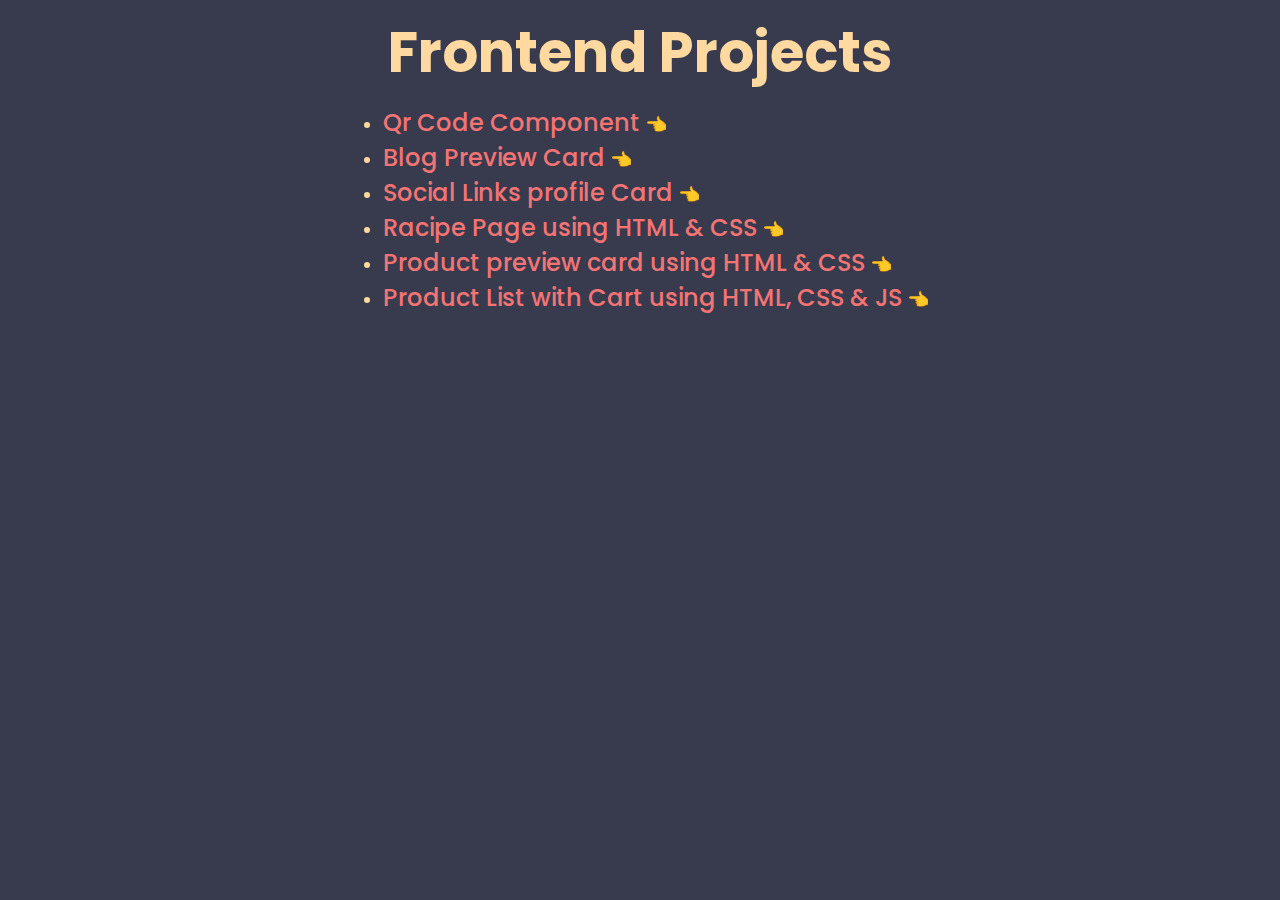
<file: index.html>
<!DOCTYPE html>
<html lang="en">
  <head>
    <meta charset="UTF-8" />
    <meta name="viewport" content="width=device-width, initial-scale=1.0" />
    <title>All projects</title>
    <link rel="stylesheet" href="style.css" />
    <link rel="preconnect" href="https://fonts.googleapis.com" />
    <link rel="preconnect" href="https://fonts.gstatic.com" crossorigin />
    <link
      href="https://fonts.googleapis.com/css2?family=Poppins:ital,wght@0,100;0,200;0,300;0,400;0,500;0,600;0,700;0,800;0,900;1,100;1,200;1,300;1,400;1,500;1,600;1,700;1,800;1,900&display=swap"
      rel="stylesheet"
    />
  </head>
  <body>
    <h1>Frontend Projects</h1>
    <div class="container">
      <ul>
        <li>
          <a href="./qr-code-component-main/index.html">Qr Code Component</a> 👈
        </li>
        <li>
          <a href="./blog-preview-card-main/index.html">Blog Preview Card</a> 👈
        </li>
        <li>
          <a href="./social-links-profile-main/index.html"
            >Social Links profile Card</a
          >
          👈
        </li>
        <li>
          <a href="./recipe-page-main/index.html"
            >Racipe Page using HTML & CSS</a
          >
          👈
        </li>
        <li>
          <a href="./product-preview-card-component-main/index.html"
            >Product preview card using HTML & CSS</a
          >
          👈
        </li>
        <li>
          <a href="./product-list-with-cart-main/index.html"
            >Product List with Cart using HTML, CSS & JS</a
          >
          👈
        </li>
      </ul>
    </div>
  </body>
</html>
</file>
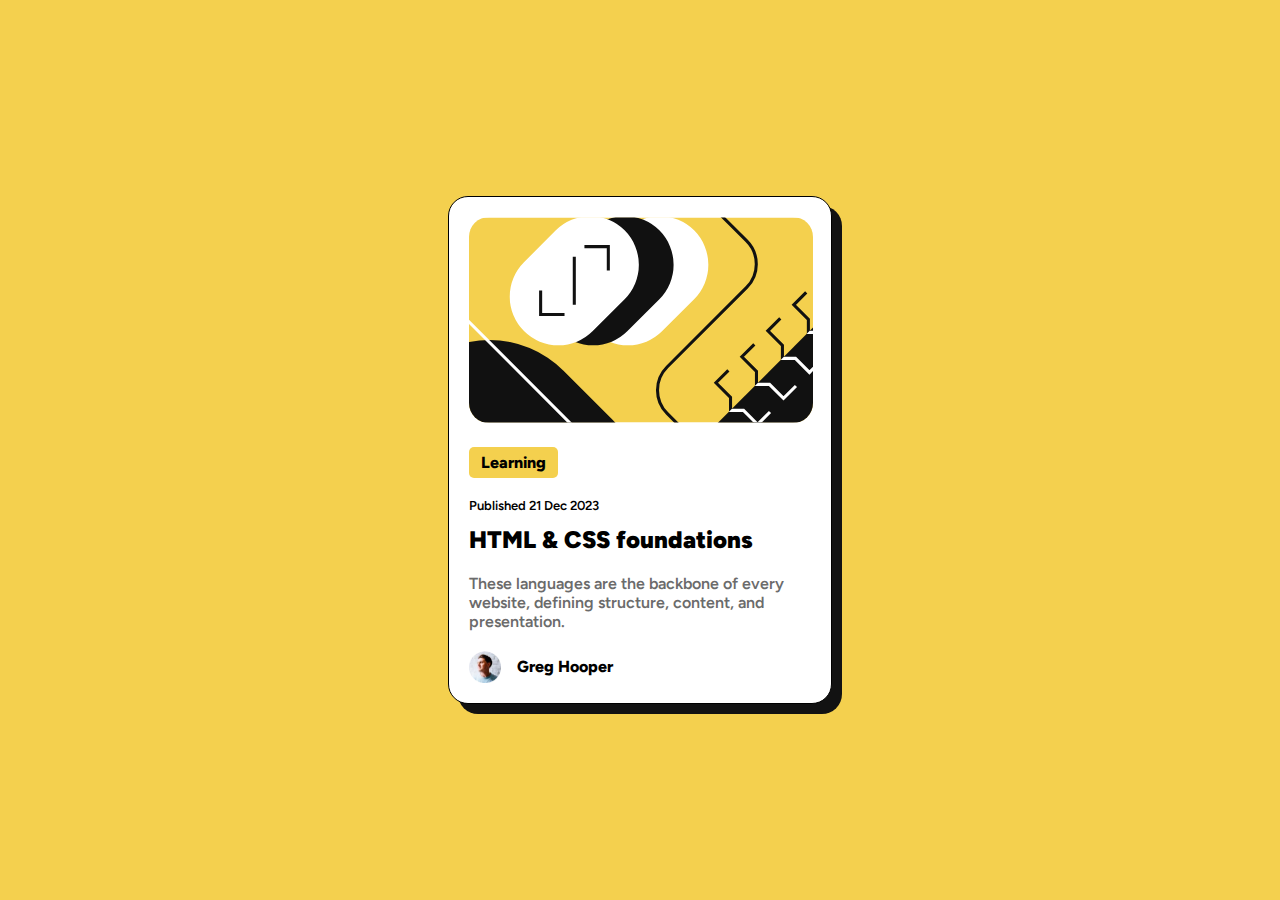
<file: blog-preview-card-main/index.html>
<!DOCTYPE html>
<html lang="en">
<head>
  <meta charset="UTF-8">
  <meta name="viewport" content="width=device-width, initial-scale=1.0">
  <link rel="icon" type="image/png" sizes="32x32" href="./assets/images/favicon-32x32.png">
  <title>Frontend Mentor | Blog preview card</title>
  <link rel="preconnect" href="https://fonts.googleapis.com">
<link rel="preconnect" href="https://fonts.gstatic.com" crossorigin>
<link href="https://fonts.googleapis.com/css2?family=Figtree:ital,wght@0,300..900;1,300..900&display=swap" rel="stylesheet">
  <link rel="stylesheet" href="style.css">
</head>
<body>

  <main>
    <img id="header" src="./assets/images/illustration-article.svg" alt="illustration">
    <p class="topic">Learning</p>
    <p class="date">Published 21 Dec 2023</p>
    <h1>HTML & CSS foundations</h1>
    <p class="details"> These languages are the backbone of every website, defining structure, content, and presentation.</p>
    <span><img src="./assets/images/image-avatar.webp" alt="profile-photo">Greg Hooper</span>
  </main>

</body>
</html>
</file>
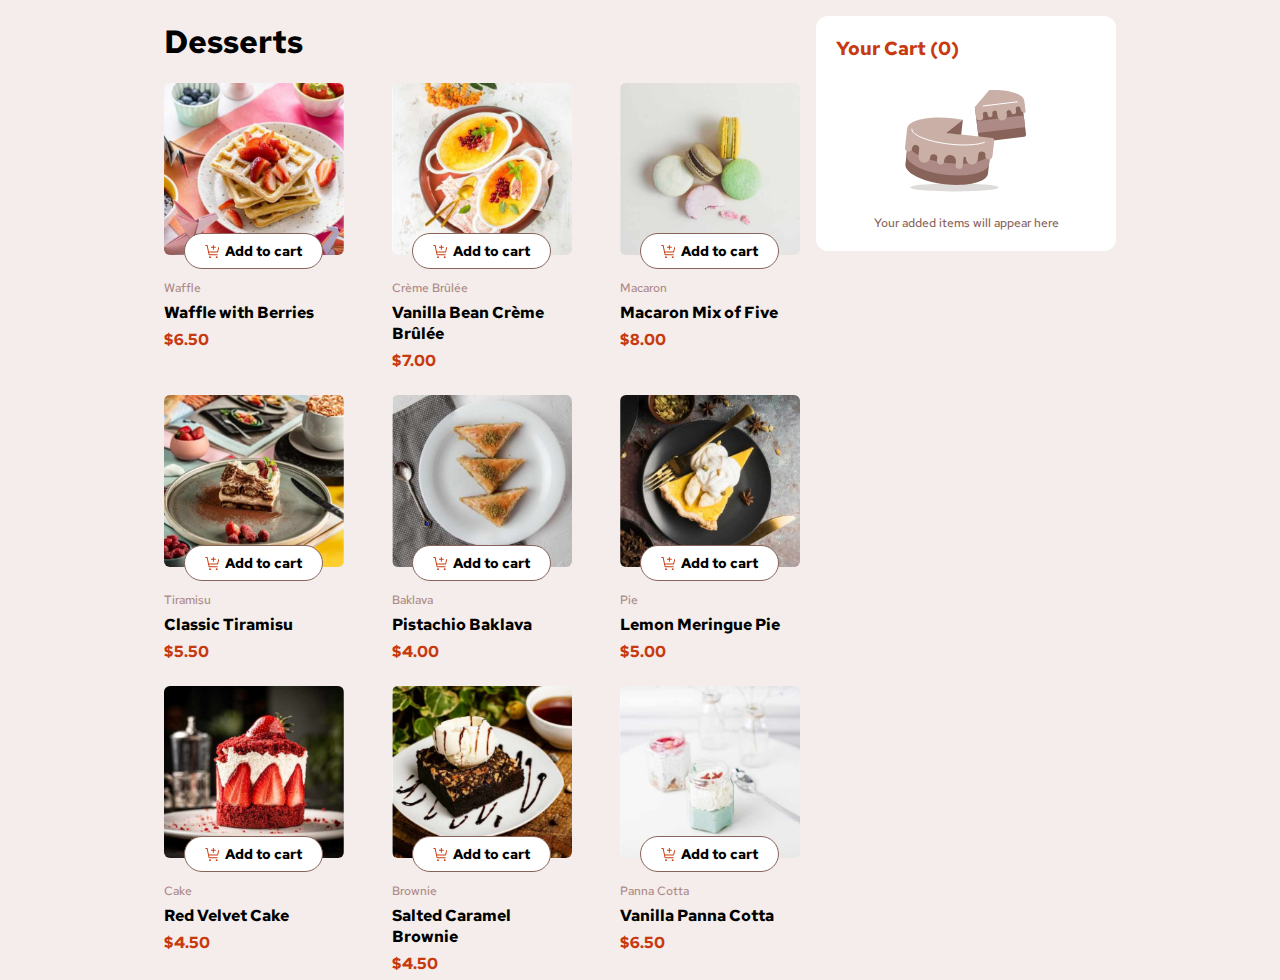
<file: product-list-with-cart-main/index.html>
<!DOCTYPE html>
<html lang="en">
  <head>
    <meta charset="UTF-8" />
    <meta name="viewport" content="width=device-width, initial-scale=1.0" />
    <link
      rel="icon"
      type="image/png"
      sizes="32x32"
      href="./assets/images/favicon-32x32.png"
    />
    <link rel="preconnect" href="https://fonts.googleapis.com" />
    <link rel="preconnect" href="https://fonts.gstatic.com" crossorigin />
    <link
      href="https://fonts.googleapis.com/css2?family=Red+Hat+Text:ital,wght@0,300..700;1,300..700&display=swap"
      rel="stylesheet"
    />
    <title>Frontend Mentor | Product list with cart</title>
    <link rel="stylesheet" href="style.css" />
    <script src="script.js" defer></script>
  </head>
  <body>
    <main class="container">
      <div class="catalog">
        <div class="heading">
          <h1 class="heading-text">Desserts</h1>
          <span class="cart-icon show-cart">
            <img src="./assets/images/icon-add-to-cart.svg" alt="cart" />
            <p class="uniq-count"></p>
          </span>
        </div>
        <section class="items"></section>
      </div>

      <div class="cart-container">
        <div class="cart">
          <div class="heading">
            <h3>Your Cart (<span>0</span>)</h3>
            <span class="cancel-btn show-btn"
              ><img
                src="./assets/images/icon-increment-quantity.svg"
                alt="quit button"
            /></span>
          </div>
          <section class="item-list">
            <img
              class="empty"
              src="./assets/images/illustration-empty-cart.svg"
              alt="empty cart"
            />
            <p class="message">Your added items will appear here</p>
          </section>
          <div class="order-total">
            <span>Order Total</span>
            <span class="total-price">$5.50</span>
          </div>

          <div class="carbon">
            <img
              src="./assets/images/icon-carbon-neutral.svg"
              alt="carbon nutral"
            />
            <p>This is a <b>carbon-neutral</b> delivery</p>
          </div>
          <div class="button order-btn">Confirm Order</div>
        </div>
      </div>
    </main>
  </body>
</html>
</file>
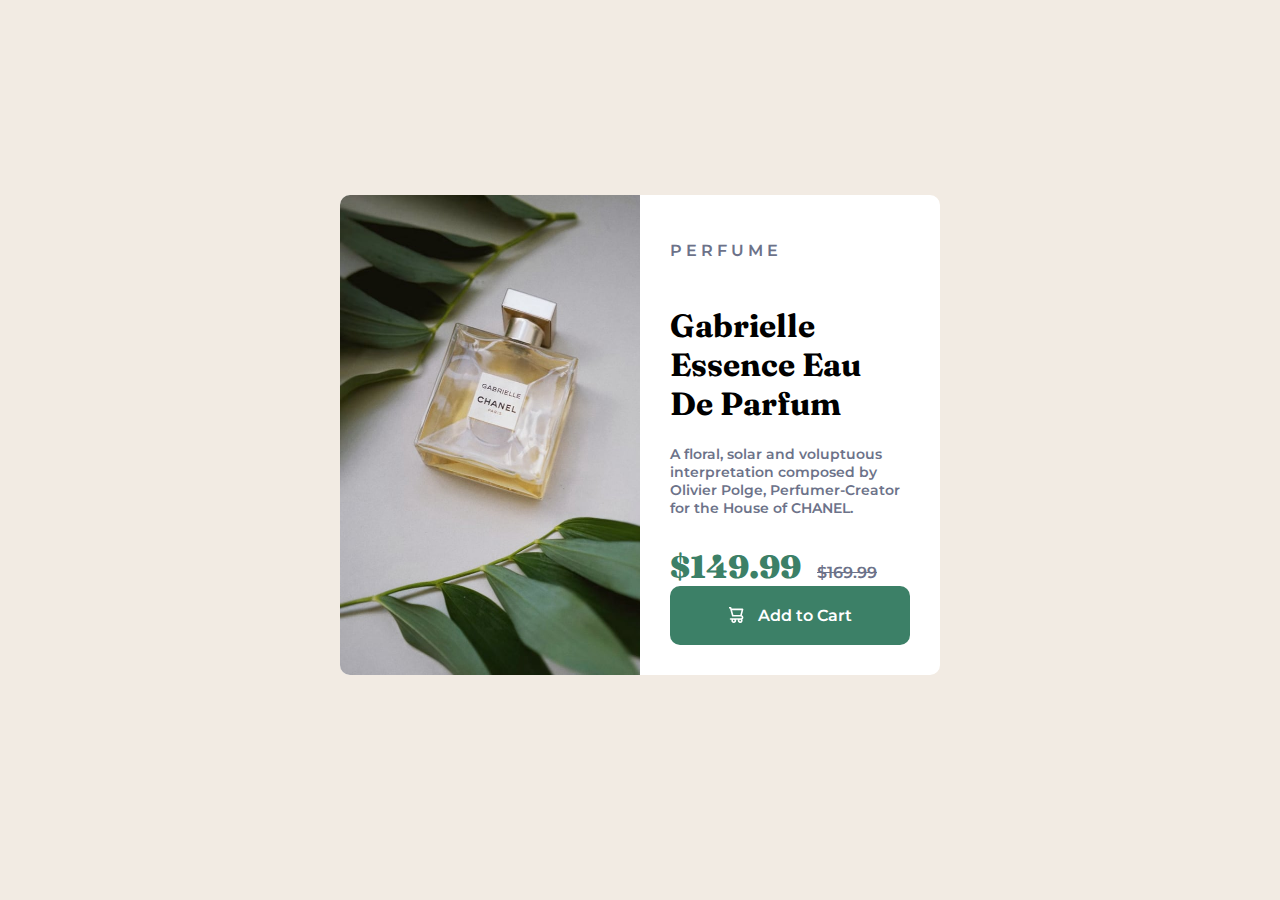
<file: product-preview-card-component-main/index.html>
<!DOCTYPE html>
<html lang="en">
  <head>
    <meta charset="UTF-8" />
    <meta name="viewport" content="width=device-width, initial-scale=1.0" />
    <link rel="preconnect" href="https://fonts.googleapis.com" />
    <link rel="preconnect" href="https://fonts.gstatic.com" crossorigin />
    <link
      href="https://fonts.googleapis.com/css2?family=Fraunces:ital,opsz,wght@0,9..144,100..900;1,9..144,100..900&display=swap"
      rel="stylesheet"
    />
    <link rel="preconnect" href="https://fonts.googleapis.com" />
    <link rel="preconnect" href="https://fonts.gstatic.com" crossorigin />
    <link
      href="https://fonts.googleapis.com/css2?family=Fraunces:ital,opsz,wght@0,9..144,100..900;1,9..144,100..900&family=Montserrat:ital,wght@0,100..900;1,100..900&display=swap"
      rel="stylesheet"
    />
    <link
      rel="icon"
      type="image/png"
      sizes="32x32"
      href="./images/favicon-32x32.png"
    />
    <link rel="stylesheet" href="style.css">

    <title>Frontend Mentor | Product preview card component</title>
  </head>
  <body>
    <div class="container">
      <div class="card">
        <img class="desktop" src="./images/image-product-desktop.jpg" alt="product image">
        <img class="mobile" src="./images/image-product-mobile.jpg" alt="product image">
      <div class="details">
        <p class="product">P E R F U M E</p>
        <h1 class="product-name">Gabrielle Essence Eau De Parfum</h1>
        <p class="description">
          A floral, solar and voluptuous interpretation composed by Olivier
          Polge, Perfumer-Creator for the House of CHANEL.
        </p>
        <span class="disc">$149.99</span> <span class="orig">$169.99</span>
        <div class="btn">
          <img src="./images/icon-cart.svg" alt="cart icon">
          <a href="#">Add to Cart</a></div>
      </div>
    </div>
    </div>
  </body>
</html>
</file>
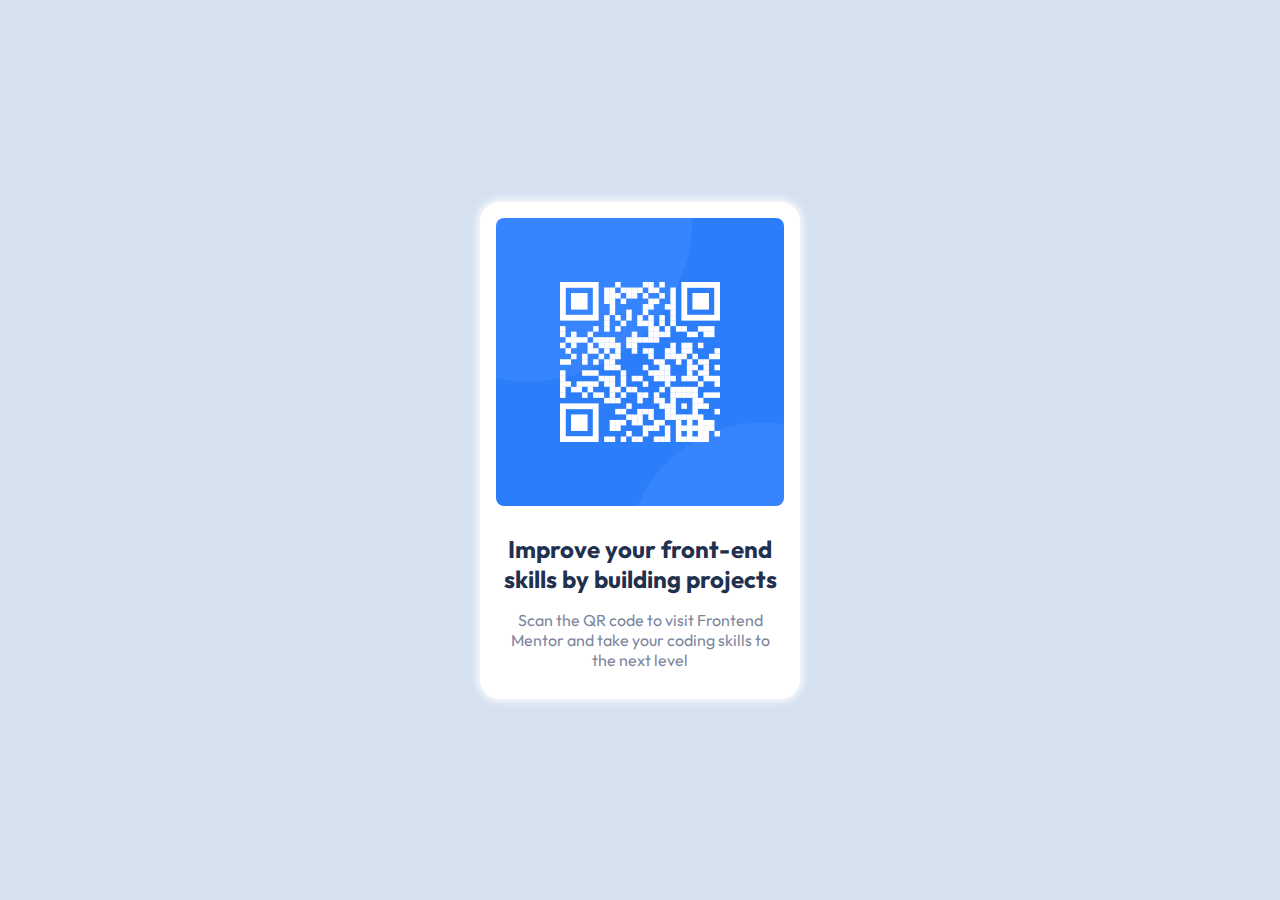
<file: qr-code-component-main/index.html>
<!DOCTYPE html>
<html lang="en">
<head>
  <meta charset="UTF-8">
  <meta name="viewport" content="width=device-width, initial-scale=1.0"> <!-- displays site properly based on user's device -->

  <link rel="icon" type="image/png" sizes="32x32" href="./images/favicon-32x32.png">
  
  <title>Frontend Mentor | QR code component</title>
  <link rel="preconnect" href="https://fonts.googleapis.com">
  <link rel="preconnect" href="https://fonts.gstatic.com" crossorigin>
  <link href="https://fonts.googleapis.com/css2?family=Outfit:wght@100..900&display=swap" rel="stylesheet">
  <link rel="stylesheet" href="style.css">
  <!-- Feel free to remove these styles or customise in your own stylesheet 👍 -->
  <style>
    .attribution { font-size: 11px; text-align: center; }
    .attribution a { color: hsl(228, 45%, 44%); }
  </style>
</head>
<body>

  <div class="container">
    <img src="./images/image-qr-code.png" alt="QR Code" class="qrcode">
    <p class="heading">Improve your front-end skills by building projects</p>
    <p class="sub-heading">Scan the QR code to visit Frontend Mentor and take your coding skills to the next level</p>
  </div>

  </div>
</body>
</html>
</file>
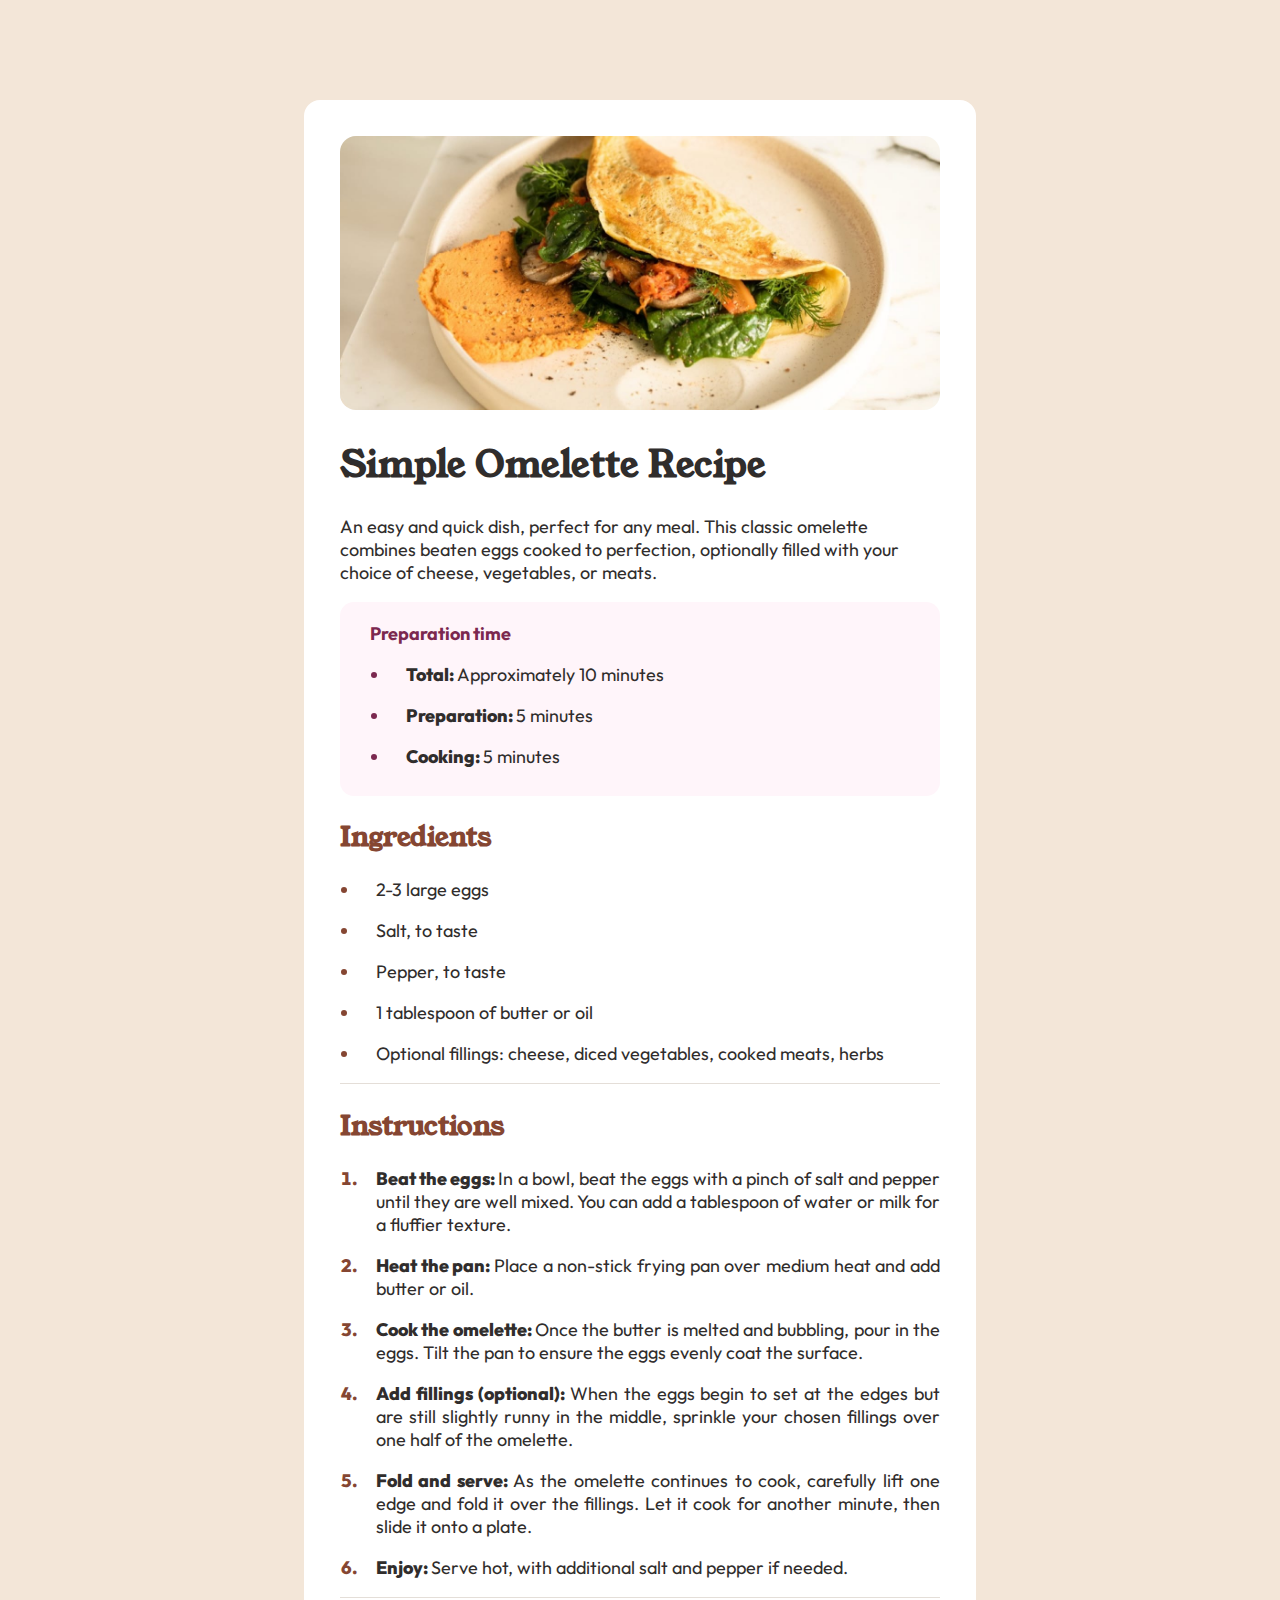
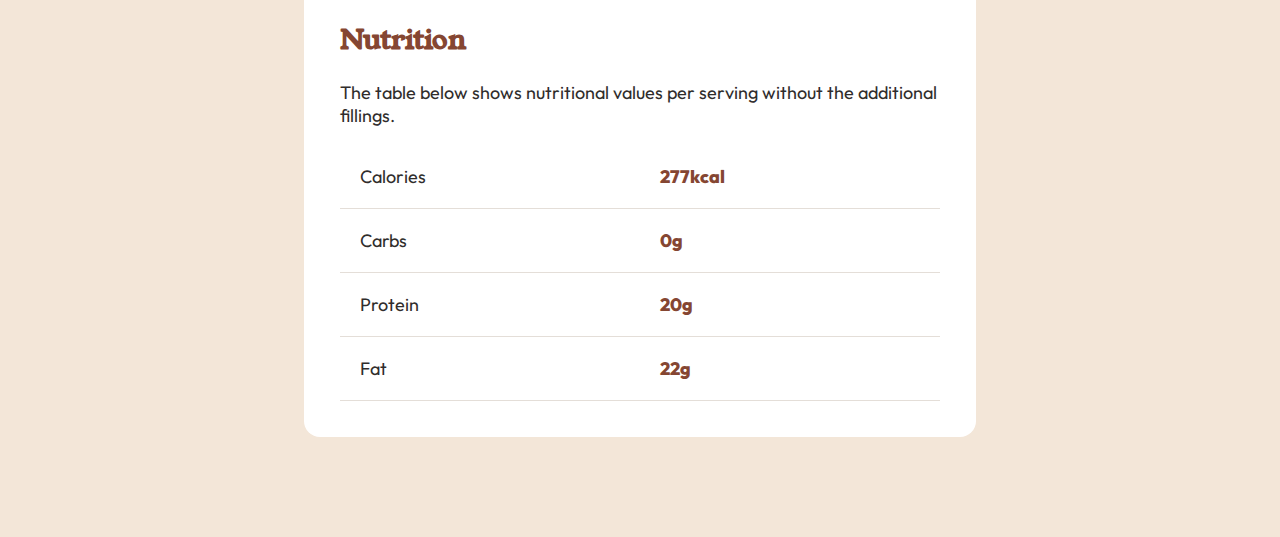
<file: recipe-page-main/index.html>
<!DOCTYPE html>
<html lang="en">
  <head>
    <meta charset="UTF-8" />
    <meta name="viewport" content="width=device-width, initial-scale=1.0" />
    <link
      rel="icon"
      type="image/png"
      sizes="32x32"
      href="./assets/images/favicon-32x32.png"
    />
    <link rel="preconnect" href="https://fonts.googleapis.com" />
    <link rel="preconnect" href="https://fonts.gstatic.com" crossorigin />
    <link
      href="https://fonts.googleapis.com/css2?family=Outfit:wght@100..900&family=Young+Serif&display=swap"
      rel="stylesheet"
    />
    <title>Frontend Mentor | Recipe page</title>
    <link rel="stylesheet" href="style.css" />
  </head>
  <body>
    <main>
      <div class="container">
        <img
          src="./assets/images/image-omelette.jpeg"
          alt="heading image"
          class="heading-img"
        />
        <h1>Simple Omelette Recipe</h1>
        <p id="description">
          An easy and quick dish, perfect for any meal. This classic omelette
          combines beaten eggs cooked to perfection, optionally filled with your
          choice of cheese, vegetables, or meats.
        </p>
        <section class="preptime">
          <p class="head">Preparation time</p>
          <ul>
            <li>
              <p>Total: <span>Approximately 10 minutes</span></p>
            </li>
            <li>
              <p>Preparation: <span>5 minutes</span></p>
            </li>
            <li>
              <p>Cooking: <span>5 minutes</span></p>
            </li>
          </ul>
        </section>
        <section class="ingred">
          <h2 class="heading">Ingredients</h2>
          <ul>
            <li><p>2-3 large eggs</p></li>
            <li><p>Salt, to taste</p></li>
            <li><p>Pepper, to taste</p></li>
            <li><p>1 tablespoon of butter or oil</p></li>
            <li>
              <p>
                Optional fillings: cheese, diced vegetables, cooked meats, herbs
              </p>
            </li>
          </ul>
        </section>
        <section class="instruct">
          <h2 class="heading">Instructions</h2>
          <ol>
            <li>
              <p>
                Beat the eggs:
                <span
                  >In a bowl, beat the eggs with a pinch of salt and pepper
                  until they are well mixed. You can add a tablespoon of water
                  or milk for a fluffier texture.</span
                >
              </p>
            </li>
            <li>
              <p>
                Heat the pan:
                <span
                  >Place a non-stick frying pan over medium heat and add butter
                  or oil.</span
                >
              </p>
            </li>
            <li>
              <p>
                Cook the omelette:
                <span
                  >Once the butter is melted and bubbling, pour in the eggs.
                  Tilt the pan to ensure the eggs evenly coat the surface.</span
                >
              </p>
            </li>
            <li>
              <p>
                Add fillings (optional):
                <span>
                  When the eggs begin to set at the edges but are still slightly
                  runny in the middle, sprinkle your chosen fillings over one
                  half of the omelette.</span
                >
              </p>
            </li>
            <li>
              <p>
                Fold and serve:
                <span
                  >As the omelette continues to cook, carefully lift one edge
                  and fold it over the fillings. Let it cook for another minute,
                  then slide it onto a plate.</span
                >
              </p>
            </li>
            <li>
              <p>
                Enjoy:
                <span
                  >Serve hot, with additional salt and pepper if needed.</span
                >
              </p>
            </li>
          </ol>
        </section>

        <section class="nutri">
          <h2 class="heading">Nutrition</h2>
          <p class="text">
            The table below shows nutritional values per serving without the
            additional fillings.
          </p>
          <div class="table">
            <div><span>Calories</span><span class="value">277kcal</span></div>
            <div><span>Carbs</span><span class="value">0g</span></div>
            <div><span>Protein</span><span class="value">20g</span></div>
            <div><span>Fat</span><span class="value">22g</span></div>
          </div>
        </section>
      </div>
    </main>
  </body>
</html>
</file>
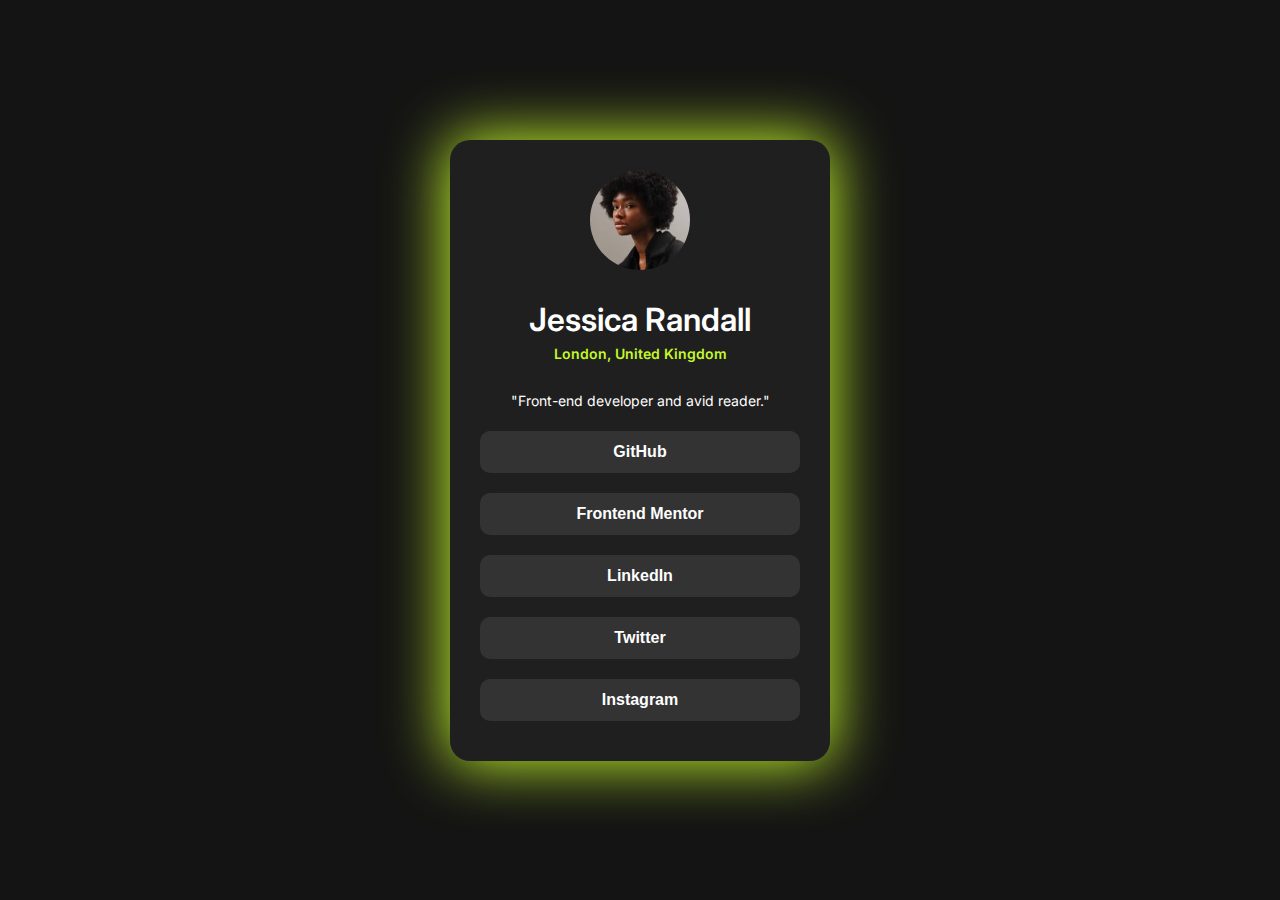
<file: social-links-profile-main/index.html>
<!DOCTYPE html>
<html lang="en">
<head>
  <meta charset="UTF-8">
  <meta name="viewport" content="width=device-width, initial-scale=1.0">
  <link rel="preconnect" href="https://fonts.googleapis.com">
<link rel="preconnect" href="https://fonts.gstatic.com" crossorigin>
<link href="https://fonts.googleapis.com/css2?family=Inter:wght@100..900&display=swap" rel="stylesheet">
  <link rel="icon" type="image/png" sizes="32x32" href="./assets/images/favicon-32x32.png">
  <title>Frontend Mentor | Social links profile</title>
  <link rel="stylesheet" href="style.css">
</head>
<body>

    <main class="card">
      <img src="./assets/images/avatar-jessica.jpeg" alt="profile-photo">
      <p class="name">Jessica Randall</p>
      <p class="location">London, United Kingdom</p>
      <p class="bio">"Front-end developer and avid reader."</p>
      <button>GitHub</button>
      <button>Frontend Mentor</button>
      <button>LinkedIn</button>
      <button>Twitter</button>
      <button>Instagram</button>
    </mian>
</body>
</html>
</file>
<file: style.css>
*{
    margin: 0;
    padding: 0;
}
body{
    background-color: #383b4e;
    color: #ffd99f;
    font-family: "Poppins", sans-serif;
}
h1{
    margin: 10px;
    text-align: center;
    font-size: 56px;
}

.container {
    display: flex;
    justify-content: center;
    align-items: center;
    padding-left: 32px;
    font-size: 18px;
}

.container a {
    color: #f47474;
    font-weight: 500;
    font-size: 24px;
    text-decoration: none;
    padding: px 0;
}

.container a:hover {
    color: #a85eec;
}
</file>
<file: blog-preview-card-main/style.css>
*{
    margin: 0;
    padding: 0;
    box-sizing: border-box;
}

body{
    height: 100vh;
    background-color: #f4d04e;
    display: flex;
    align-items: center;
    justify-content: center;
    font-family: "Figtree", sans-serif;
}

main {
    width: 384px;
    background-color: #fff;
    border-radius: 20px;
    border: 1px solid black;
    box-shadow: 10px 10px #121212;
    padding: 20px;
}

main p {
    margin: 20px 0;
}

#header{
    border-radius: 20px;
    width: 344px;
}

.date{
    font-weight: 600;
    font-size: small;
    margin: 12px 0px;
}

.topic{
    background-color: #f4d04e;
    max-width: fit-content;
    border-radius: 5px;
    font-weight: 800;
    padding: 6px 12px;
}

h1{
    font-size: 24px;
    font-weight: 900;
}

h1:hover{
    cursor: pointer;
    color: #f4d04e;
}

.details{
    color: #6b6b6b;
    font-weight: 600;
}

main span{
    display: flex;
    align-items: center;
    gap: 16px;
    font-weight: 800;
}

span img{
    width: 32px;
}

@media (max-width : 480px) {
    main {
        width: 320px;
        padding: 18px;
    }

    #header{
        width: 282px;
    }

    h1{
        font-size: 20px;
        font-weight: 900;
    }

}

@media (max-width : 360px) {
    main {
        width: 280px;
        padding: 18px;
    }

    main p{
        font-size: 12px;
    }

    #header{
        width: 242px;
    }

    h1{
        font-size: 18px;
        font-weight: 900;
    }

}
</file>
<file: product-list-with-cart-main/style.css>
* {
  margin: 0;
  padding: 0;
}
*,
*::before,
*::after {
  box-sizing: border-box;
}
body {
  background-color: hsl(13, 31%, 94%);
  font-family: "Red Hat Text", sans-serif;
}

.container {
  max-width: 1080px;
  margin: 0 auto;
  display: grid;
  grid-template-columns: 3fr 1fr;
  gap: 16px;
  padding: 0px 64px;
}

.catalog .heading {
  margin: 20px 0px;
  display: flex;
  gap: 10px;
  justify-content: space-between;
}

.catalog .heading .show-cart {
  display: none;
}

.catalog .heading .cart-icon {
  position: relative;
}

.catalog .heading .cart-icon img {
  border: 2px solid hsl(14, 86%, 42%);
  border-radius: 16px;
  padding: 14px;
}

.uniq-count {
  font-size: 12px;
  font-weight: 900;
  position: absolute;
  left: 30px;
  padding: 2px;
  color: hsl(14, 86%, 42%);
}

.catalog .heading-text {
  font-size: 2rem;
}

.catalog .items {
  display: flex;
  flex-wrap: wrap;
  justify-content: space-between;
  column-gap: 20px;
  row-gap: 18px;
}

.catalog > .items .item {
  width: 180px;
  position: relative;
}

.catalog > .items > .item .product-photo {
  width: 100%;
  border-radius: 6px;
}

.item .mobile,
.item .tablet {
  display: none;
}

.catalog > .items > .item .details {
  padding-top: 20px;
}

.catalog > .items > .item .category {
  color: hsl(7, 20%, 60%);
  font-size: 12px;
  font-weight: 500;
  padding-bottom: 6px;
}

.catalog > .items > .item .name {
  font-weight: 700;
  padding-bottom: 6px;
}

.catalog > .items > .item .price {
  color: hsl(14, 86%, 42%);
  font-weight: 700;
  padding-bottom: 6px;
}

.button {
  border: 1.5px solid hsl(12, 20%, 44%);
  border-radius: 25px;
  padding: 8px 20px;
  font-weight: 700;
  font-size: 14px;
  display: flex;
  justify-content: center;
  align-items: center;
  gap: 4px;
  position: absolute;
  top: 150px;
  left: 20px;
  background-color: #fff;
}

.button > img {
  height: 15px;
}

.button:hover {
  border: 1.5px solid hsl(14, 86%, 42%);
  color: hsl(14, 86%, 42%);
  cursor: pointer;
}

.selected-btn {
  display: inline-flex;
  background-color: hsl(14, 86%, 42%);
  border-color: hsl(14, 86%, 42%);
  justify-content: space-between;
  padding: 8px 6px;
  left: 24px;
  right: 23px;
}
.selected-btn img {
  width: 16px;
  border: 1px solid #fff;
  border-radius: 50%;
  padding: 2px;
}

.selected-btn span {
  color: #fff;
  font-weight: 500;
  padding: 0px 8px;
}

.selected {
  display: block;
  border: 2px solid hsl(14, 86%, 42%);
}

.cart-container {
  padding-bottom: 28px;
}

.cart {
  background-color: #fff;
  padding: 20px;
  min-width: 300px;
  margin-top: 16px;
  border-radius: 12px;
}

.cart .heading {
  color: hsl(14, 86%, 42%);
  display: flex;
  padding-bottom: 16px;
}

.cart .empty {
  padding-bottom: 10px;
  margin: 0 auto;
}

.cart .message {
  font-weight: 500;
  font-size: 12px;
  color: hsl(12, 20%, 44%);
  margin: 0 auto;
}

.cart .cancel-btn {
  position: absolute;
  right: 0%;
  top: 0%;
  padding: 10px;
  display: none;
}

.cart .cancel-btn img {
  background-color: hsl(14, 86%, 42%);
  text-align: center;
  border: 2px solid hsl(14, 86%, 42%);
  transform: rotate(45deg);
  border-radius: 50%;
  padding: 4px;
  width: 24px;
  border-radius: 50%;
}

.cart .carbon {
  width: 100%;
  background-color: hsl(13, 31%, 94%);
  border-radius: 6px;
  display: none;
  align-items: center;
  justify-content: center;
  gap: 8px;
  padding: 10px;
  margin: 10px 0px;
  font-size: 12px;
}

.cart .order-btn {
  display: none;
  position: static;
  background-color: hsl(14, 86%, 42%);
  border: 2px solid hsl(14, 86%, 42%);
  color: #fff;
  font-size: 16px;
}

.cart-item {
  display: flex;
  justify-content: space-between;
  align-items: center;
  padding: 8px 4px;
  border-radius: 12px;
  margin-bottom: 8px;
  box-shadow: 0px 0px 16px -5px hsl(7, 20%, 60%);
}

.item-list {
  display: flex;
  justify-content: center;
  flex-direction: column;
}

.item-details {
  display: flex;
  align-items: center;
  gap: 16px;
}

.thumbnail {
  border-radius: 25%;
  width: 30px;
  height: 30px;
  display: none;
}

.item-info {
  font-weight: 700;
  font-size: 14px;
  display: flex;
  flex-direction: column;
  justify-content: center;
  align-items: flex-start;
}

.item-price span {
  padding-right: 5px;
}

.item-info .quantity {
  color: hsl(14, 86%, 42%);
}

.item-info .price,
.item-total {
  color: hsl(12, 20%, 44%);
}
.item-total {
  font-weight: 700;
  font-size: 12px;
}

.delete-item {
  width: 20px;
  height: 20px;
  padding: 3px;
  border-radius: 50%;
  border: 2px solid #caafa7;
}

.order-total {
  display: none;
  align-items: center;
  justify-content: space-between;
  font-size: 14px;
  font-weight: 500;
  padding: 10pxpx 0px;
}

.total-price {
  font-size: 28px;
  font-weight: 900;
}

.cart .show,
* .show {
  display: flex;
}

.cart .default,
* .hide {
  display: none;
}

@media (max-width: 1210px) {
  .container {
    max-width: 85vw;
  }
  .item {
    max-width: 140px;
  }

  .card-button,
  .selected-btn {
    padding: 7px 12px;
    top: 114px;
    left: 12px;
    font-size: 12px;
  }

  .selected-btn {
    right: 14px;
  }
}
@media (max-width: 1080px) {
  .catalog .items {
    justify-content: space-evenly;
  }

  .item {
    max-width: 120px;
  }

  .card-button,
  .selected-btn {
    top: 96px;
    left: 9px;
    padding: 7px;
  }

  .selected-btn {
    right: 9px;
  }

  .cart {
    min-width: 260px;
  }

  .name {
    font-size: 14px;
  }
}

@media (max-width: 950px) {
  .container {
    display: flex;
    justify-content: center;
    flex-direction: column;
  }

  .item {
    max-width: 156px;
  }

  .card-button,
  .selected-btn {
    top: 130px;
    left: 16px;
    padding: 7px 18px;
  }

  .selected-btn {
    right: 15px;
    padding: 7px 6px;
  }
}

@media (max-width: 752px) {
  .container {
    padding: 0 48px;
  }
  .item .desktop {
    display: none;
  }

  .item .tablet {
    display: block;
  }

  .card-button,
  .selected-btn {
    top: 104px;
    left: 11px;
    padding: 7px 7px;
  }

  .selected-btn {
    right: 12px;
    padding: 7px 6px;
  }

  .catalog > .items .item {
    max-width: 124px;
  }
}

@media (max-width: 600px) {
  .container {
    flex-direction: row;
  }

  .cart-container {
    display: none;
  }

  .show-container {
    display: flex;
    position: fixed;
    min-height: 100vh;
    min-width: 100%;
    align-items: center;
    justify-content: center;
    background-color: rgba(255, 255, 255, 0.5);
    backdrop-filter: blur(10px);
    /* transform: scale(1); */
  }

  .show-container .cart {
    position: inherit;
    max-height: 100%;
    left: 50%;
    top: 50%;
    transform: translate(-50%, -50%);
    animation: popUp 0.3s ease-out forwards;
  }

  @keyframes popUp {
    0% {
      transform: translate(-50%, -50%) scale(0.5);
      opacity: 0;
    }
    100% {
      transform: translate(-50%, -50%) scale(1);
      opacity: 1;
    }
  }

  .catalog .heading .show-cart {
    display: inline-flex;
  }

  .catalog > .items > .item .details {
    padding-top: 16px;
  }

  .cart .cancel-btn {
    display: block;
  }

  .catalog .heading {
    font-size: 32px;
  }

  .container {
    padding: 0px 24px;
  }

  .item .mobile {
    display: block;
  }

  .item .tablet {
    display: none;
  }

  .catalog > .items .item {
    min-width: 320px;
  }

  .card-button,
  .selected-btn {
    font-size: 18px;
    padding: 8px 30px;
    top: 185px;
    left: 65px;
  }

  .selected-btn {
    right: 66px;
    padding: 8px;
  }

  .selected-btn img {
    width: 22px;
    height: 22px;
    padding: 4px;
  }

  .catalog > .items > .item .details {
    padding-top: 22px;
  }

  .catalog > .items > .item .category {
    font-size: 16px;
  }

  .catalog > .items > .item .name {
    font-size: 20px;
  }

  .catalog > .items > .item .price {
    font-size: 20px;
  }

  .cart {
    min-width: 300px;
    margin-top: 0px;
  }

  .cart .order-btn {
    font-size: 12px;
  }

  .thumbnail {
    display: block;
  }

  .item-info {
    font-size: 10px;
  }

  .total-price {
    font-size: 20px;
  }

  .cart-item {
    padding: 5px 4px;
  }

  .cart .carbon {
    margin: 5px 0px;
  }
}
</file>
<file: product-preview-card-component-main/style.css>
body{
    background-color: #f2ebe3;
    margin: 0;
    padding: 0;
    box-sizing: border-box;
}

.container{
    height: 90vh;
    display: flex;
    justify-content: center;
    align-items: center;
    padding: 30px;
}

.card .mobile {
    display: none;
}

.card{
    max-width: 600px;
    display: flex;
    border-radius: 10px;
    overflow: hidden;
    background-color: #fff;
}

.desktop {
    width: 300px;
}

.details{
    padding: 30px;;
}

.product, .description, .orig, a{
    font-family: "Montserrat", sans-serif;
    font-weight: 600;
    color: #6c7289;
}
.product-name, .disc{
    font-family: "Fraunces", serif;
}

.product {
    margin-bottom: 46px;
}

.description{
    font-size: 14px;
    padding-bottom: 16px;
}

.disc{
    font-size: 32px;
    font-weight: 900;
    padding-right: 12px;
    color: hsl(158, 36%, 37%);
}

.orig {
    text-decoration: line-through;
}

.btn {
    padding: 20px;
    display: flex;
    align-items: center;
    justify-content: center;
    gap: 14px;
    border-radius: 10px;
    background-color: hsl(158, 36%, 37%);
}

.btn:hover{
    background-color: hsl(158, 36%, 20%);
}

.btn a{
    color: hsl(0, 0%, 100%);
    text-decoration: none;
}

@media (max-width : 700px) {

    .card .mobile {
        display: block;
    }

    .card .desktop {
        display: none;
    }

    .card{
        max-width: 400px;
        display: flex;
        flex-direction: column;

    }

    .product {
        margin-bottom: 0px;
    }
}

@media (max-width : 480px) {
    .card {
        font-size: small;
    }
}
</file>
<file: qr-code-component-main/style.css>
*{
    margin: 0;
    padding: 0;
    box-sizing: border-box;
}

body {
    width: 100vw;
    height: 100vh;
    background-color: #d6e1f0;
    display: flex;
    flex-direction: column;
    align-items: center;
    justify-content: center;
}

.container{
    width: 320px;
    height: 497px;
    border-radius: 20px;
    background-color: #fff;
    font-family: "Outfit", sans-serif;
    text-align: center;
    box-shadow: 0px 0px 9px 2px #fff;
}

.container img {
    width: 288px;
    height: 288px;
    border-radius: 8px;
    margin : 16px;
}

.container p{
    padding: 8px 22px;
}

.container .heading {
    font-size: 24px;
    font-weight: 700;
    color: #1F314F;
}

.container .sub-heading {
    font-size: 16px;
    color: #7D889E;
}
</file>
<file: recipe-page-main/style.css>
body{
    margin: 0;
    background-color:  hsl(30, 54%, 90%);
}

Main{
    padding: 0 50px;
}

.container{
    max-width: 600px;
    margin: 0 auto;
    margin-top: 100px;
    margin-bottom: 100px;
    border-radius: 16px;
    background-color: #fff;
    font-family: "Outfit", sans-serif;
    font-weight: 400;
    font-size: 18px;
    color: hsl(24, 5%, 18%);
    padding: 36px;
}

img{
    width: 100%;
    border-radius: 16px;
}

h1, .heading{
    font-family: "Young Serif", serif;
}

.heading, ul, ol, .value{
    color: hsl(14, 45%, 36%);
}

.preptime{
    background-color: hsl(330, 100%, 98%);
    border-radius: 14px;
    padding: 20px 30px 10px 30px;
}
.preptime .head{
    color: hsl(332, 51%, 32%);
    font-weight: 700;
    margin: 0;
}

.preptime  ul{
    color: hsl(332, 51%, 32%);
    padding-left: 20px;
}

ul, ol, .value{
    padding-left: 20px;
    font-weight: 800;
}

li::marker{
    font-family: "Outfit", sans-serif;
}

ul>li p, ol>li p{
    padding-left: 16px;
    color: hsl(24, 5%, 18%);
    text-align: justify;
}

ol>li>p span, ul>li>p span, .ingred p{
    font-weight: 400;
}

.ingred, .instruct, .table div{
    border-bottom: 1px solid hsl(30, 18%, 87%);
}

.table>div {
    display: grid;
    grid-template-columns: repeat(2,1fr);
    padding: 20px;
}



@media (max-width: 750px){
    .container{
        margin-top: 80px;
        margin-bottom: 80px;
        font-size: 14px;
        padding: 30px;
    }
    
}
@media (max-width: 512px){
    .container{
        margin-top: 60px;
        margin-bottom: 60px;
        padding: 24px;
        border-radius: 14px;
        font-size: 12px;
    }

    h1, .heading{
        font-size: medium;
    }

    .table>div {
        padding: 12px;
    }
}
</file>
<file: social-links-profile-main/style.css>
*{
    margin: 0;
    padding: 0;
    box-sizing: border-box;
}

body{
    width: 100vw;
    height: 100vh;
    display: flex;
    align-items: center;
    justify-content: center;
    background-color: #141414;
    color: #fff;
    font-family: "Inter", sans-serif;
}

.card{
    width: 380px;
    background-color: #1f1f1f;
    border-radius: 20px;
    display: flex;
    flex-direction: column;
    align-items: center;
    padding: 30px;
    box-shadow: 0px 0px 60px 3px #c5f82a;
}

.card img{
    border-radius: 50%;
    width: 100px;
}

.name{
    font-size: 32px;
    font-weight: 600;
    padding-top: 30px;

}

.location{
    padding-top: 6px;
    font-weight: 600;
    font-size: 14px;
    color: #c5f82a;
}

.bio{
    padding-top: 30px ;
    padding-bottom: 12px;
    font-size: 14px;
}

.card  button {
    width: 320px;
    background-color:#333333;
    padding: 12px;
    border-radius: 10px;
    border: none;
    margin: 10px 0px;
    cursor: pointer;
    color: #fff;
    font-size: 16px;
    font-weight: 600;
}



button:hover{
    background-color: #c5f82a;
    color: #141414;
    text-shadow: #141414;
}


@media (max-width: 400px) {
    .card{
        width: 260px;
    }
    .card img{
        width: 70px;
    }
    
    .name{
        font-size: 24px;
        font-weight: 600;
        padding-top: 30px;
    
    }
    
    .location{
        padding-top: 6px;
        font-weight: 600;
        font-size: 12px;
        color: #c5f82a;
    }

    .bio{
        padding-top: 24px ;
        padding-bottom: 12px;
        font-size: 10px;
    }

    .card  button {
        width: 220px;
        padding: 10px;
        font-size: 12px;
        margin: 6px 0px;
    }
    
}
</file>
